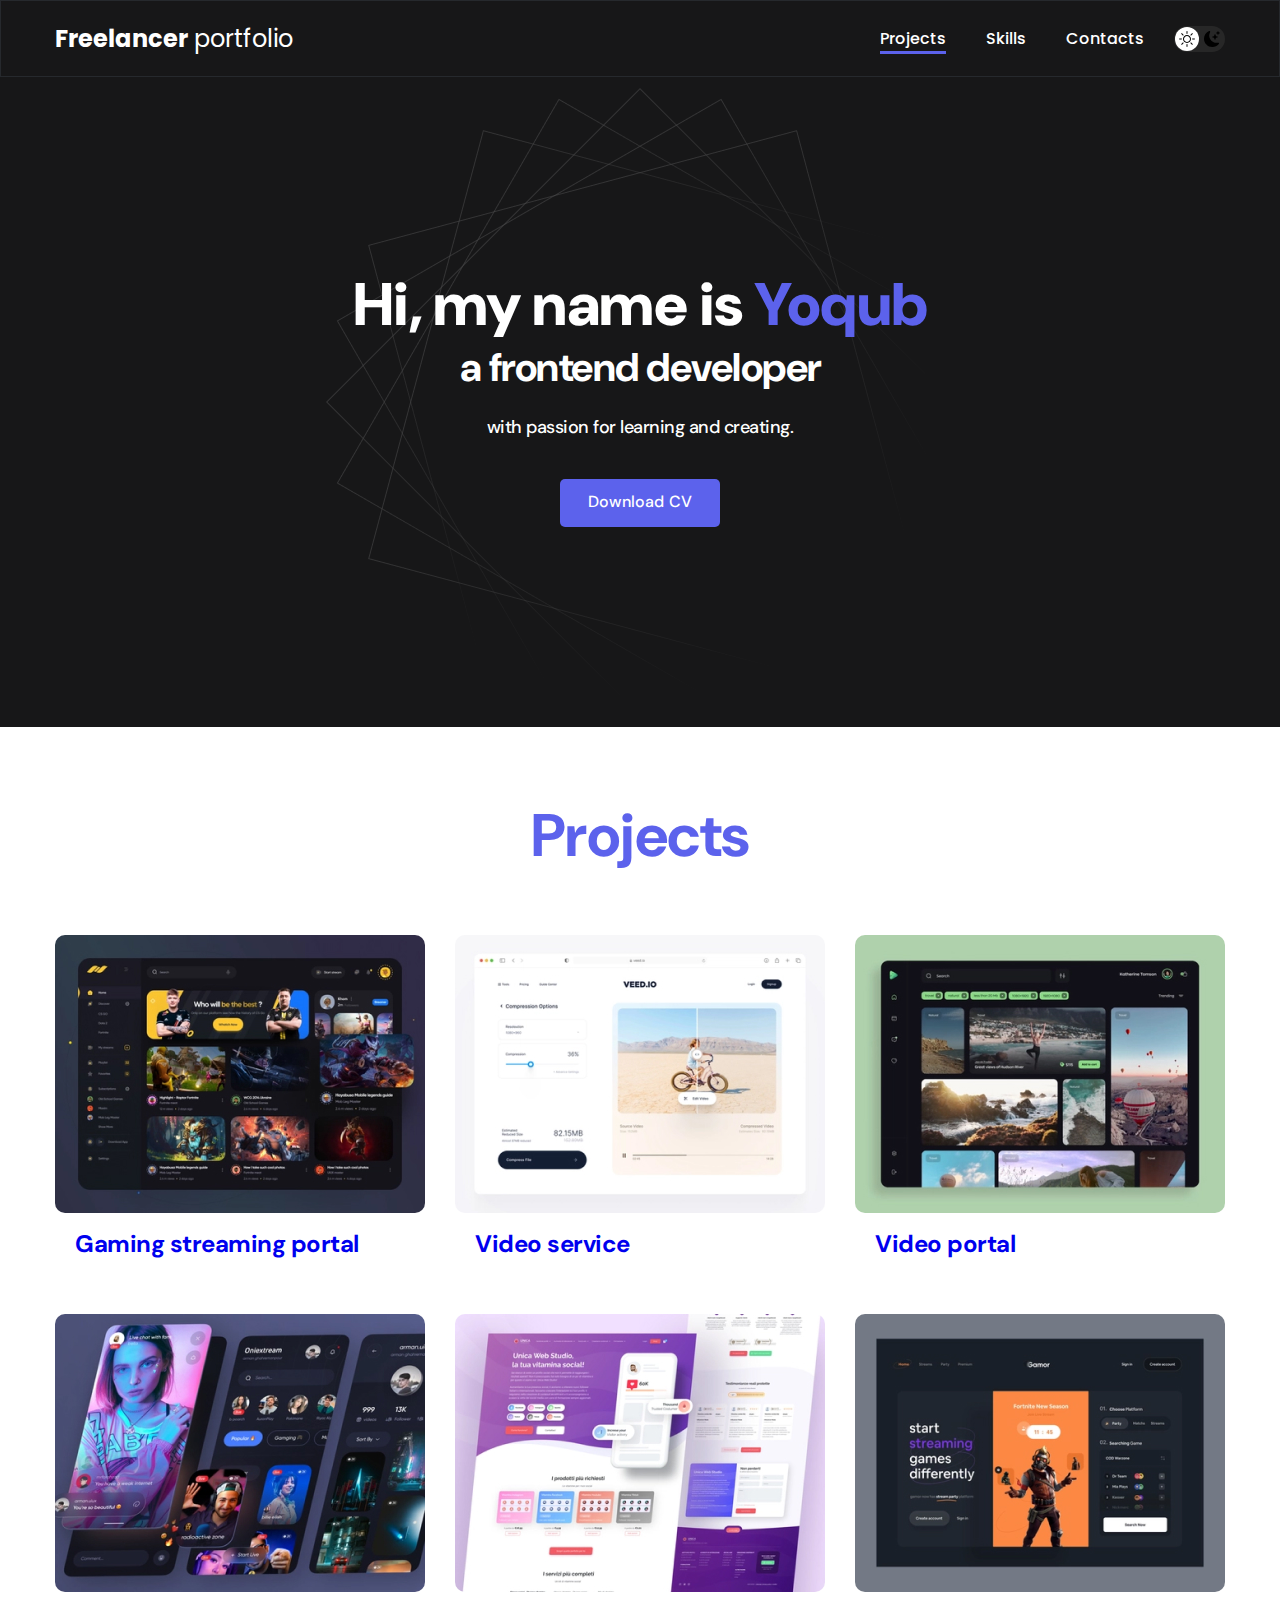
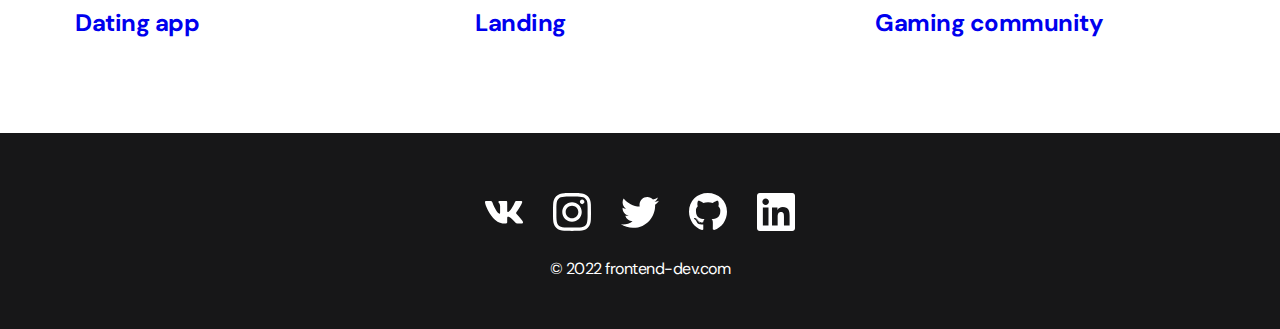
<file: index.html>
<!DOCTYPE html>
<html lang="en">
<head>
    <meta charset="UTF-8">
    <meta http-equiv="X-UA-Compatible" content="IE=edge">
    <meta name="viewport" content="width=device-width, initial-scale=1.0">
    <title>Freelancer portfolio</title>
    <link rel="stylesheet" href="css/main.css">
</head>
<body >
    <nav class="nav">
        <div class="container">
            <div class="nav-row">
                <a href="index.html" class="logo"><strong>Freelancer</strong> portfolio</a>

                <button class="dark-mode-btn ">
                    <img src="img/icons/sun.svg" alt="Light-mode" class="dark-mode-btn__icon">
                    <img src="img/icons/moon.svg" alt="Dark-mode" class="dark-mode-btn__icon">
                </button>

                <ul class="nav-list">
                    <li class="nav-list__item"><a href="./index.html" class="nav-list__link nav-list__link--active">Projects</a></li>
                    <li class="nav-list__item"><a href="./skills.html" class="nav-list__link">Skills</a></li>
                    <li class="nav-list__item"><a href="./contacts.html" class="nav-list__link">Contacts</a></li>
                </ul>
            </div>
        </div>
        
    </nav>


    <header class="header ">
        <div class="header__wrapper">
            <h1 class="header__title">
                 <strong>Hi, my name is <em>Yoqub</em></strong><br> 
                a frontend developer
            </h1>
            <div class="header__text">
                <p>with passion for learning and creating.</p>
            </div>
            <a href="#!" class="btn">Download CV</a>
        </div>
    </header>

    <main class="section ">
        <div class="container">
            <h2 class="title-1">Projects</h2>
            <ul class="projects">
                <li class="project" id="project-1">

                <a href="project-page.html" class="project-page">
                    <img src="img/projects/01.jpg" alt="Project img" class="project-img">
                    <h3 class="project__title">Gaming streaming portal</h3>
                </a>     

                </li>
                <li class="project" id="project-2">

                    <a href="project-page.html" class="project-page">
                      <img src="img/projects/02.jpg" alt="Project img" class="project-img">
                    <h3 class="project__title">Video service</h3>  
                    </a>
                    
                </li>
                <li class="project" id="project-3">

                    <a href="project-page.html" class="project-page">
                        <img src="img/projects/03.jpg" alt="Project img" class="project-img">
                        <h3 class="project__title">Video portal</h3>
                    </a>
                    
                </li>
                <li class="project" id="project-4">

                    <a href="project-page.html" class="project-page">
                        <img src="img/projects/04.jpg" alt="Project img" class="project-img">
                        <h3 class="project__title">Dating app</h3>
                    </a>
                       
                </li>
                <li class="project" id="project-5">

                    <a href="project-page.html" class="project-page">
                        <img src="img/projects/05.jpg" alt="Project img" class="project-img">
                        <h3 class="project__title">Landing</h3>
                    </a>
             
                </li>
                <li class="project" id="project-6">

                    <a href="project-page.html" class="project-page">
                        <img src="img/projects/06.jpg" alt="Project img" class="project-img">
                        <h3 class="project__title">Gaming community</h3>    
                    </a>
                    
                </li>
            </ul>
        </div>
    </main>

    <footer class="footer">
        <div class="container">
            <div class="footer__wrapper">

               <ul class="social">
                
                    <li class="social__item">
                        <a href="https://vk.com/"><img src="img/icons/vk.svg" alt=""></a>
                    </li>
                    <li class="social__item">
                        <a href="https://www.instagram.com/"><img src="img/icons/instagram.svg" alt=""></a>
                    </li>
                    <li class="social__item">
                        <a href="https://twitter.com/home?lang=ru"><img src="img/icons/twitter.svg" alt=""></a>
                    </li>
                    <li class="social__item">
                        <a href="https://github.com/MRX00777"><img src="img/icons/gitHub.svg" alt=""></a>
                    </li>
                    <li class="social__item">
                        <a href="https://www.linkedin.com/feed/"><img src="img/icons/linkedIn.svg" alt=""></a>
                    </li>

              </ul>

                <div class="copyright">
                    <p>© 2022 frontend-dev.com</p>
                </div> 

            </div>
            
        </div>
    </footer>



    <script src="js/main.js" defer></script>



</body>
</html>

<!-- https://www.figma.com/file/dYs1Y0I14O958mMQtWAlzc/React-Simple-Portfolio-(Copy)?type=design&node-id=2203-191&mode=design&t=ucOf0LjathdUsMV5-0 -->
</file>
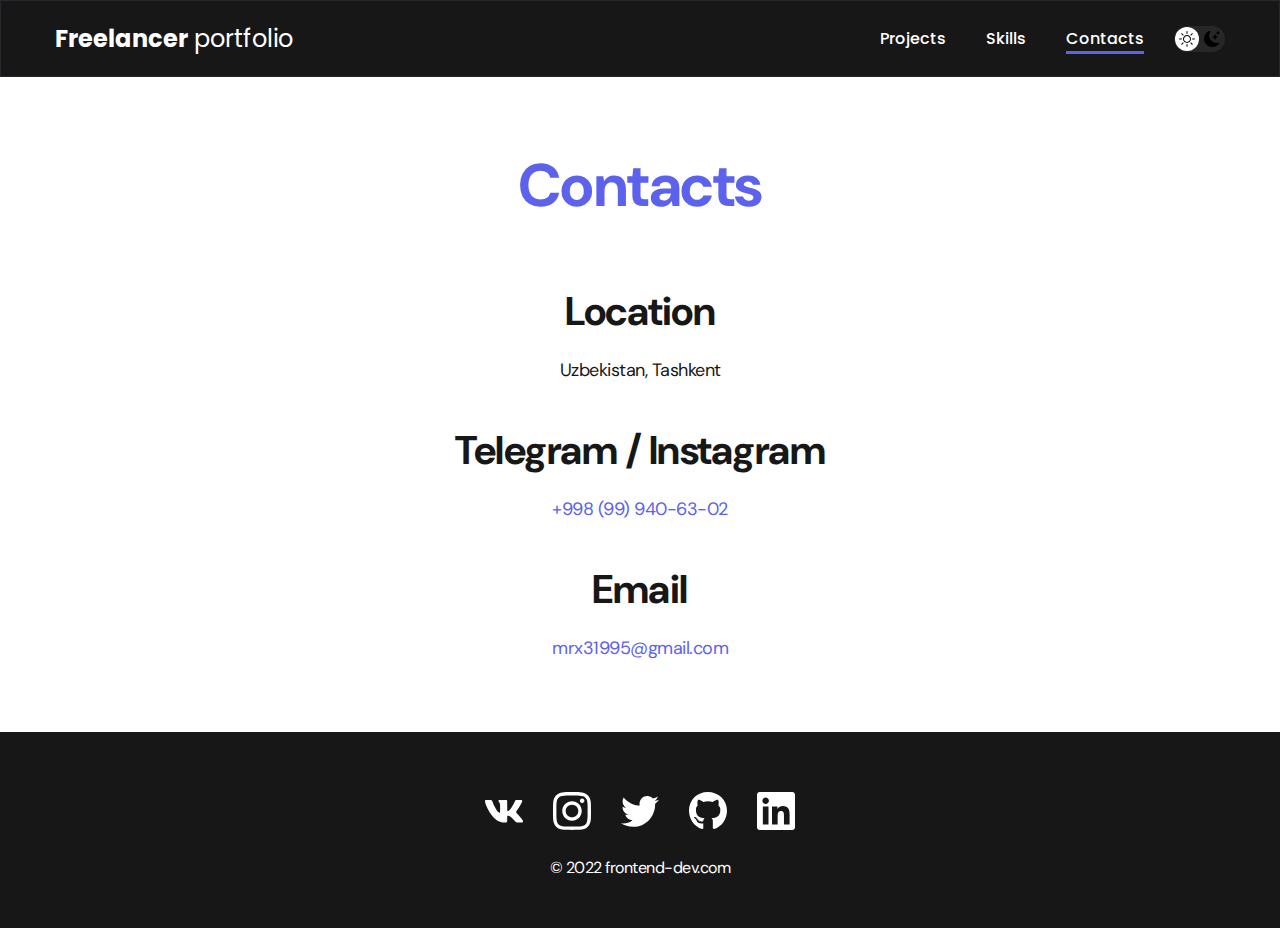
<file: contacts.html>
<!DOCTYPE html>
<html lang="en">

<head>
    <meta charset="UTF-8">
    <meta http-equiv="X-UA-Compatible" content="IE=edge">
    <meta name="viewport" content="width=device-width, initial-scale=1.0">
    <title>Freelancer portfolio</title>
    <link rel="stylesheet" href="css/main.css">
</head>

<body>
    <nav class="nav">
        <div class="container">
            <div class="nav-row">
                <a href="index.html" class="logo"><strong>Freelancer</strong> portfolio</a>

                <button class="dark-mode-btn ">
                    <img src="img/icons/sun.svg" alt="Light-mode" class="dark-mode-btn__icon">
                    <img src="img/icons/moon.svg" alt="Dark-mode" class="dark-mode-btn__icon">
                </button>

                <ul class="nav-list">
                    <li class="nav-list__item"><a href="./index.html" class="nav-list__link ">Projects</a></li>
                    <li class="nav-list__item"><a href="./skills.html" class="nav-list__link ">Skills</a></li>
                    <li class="nav-list__item"><a href="./contacts.html" class="nav-list__link nav-list__link--active">Contacts</a></li>
                </ul>
            </div>
        </div>

    </nav>




    <main class="section ">
        <div class="container">

            <h1 class="title-1">Contacts</h1>
            <ul class="content-list">

                <li class="content-list__item">
                    <h2 class="title-2">Location </h2>
                    <p>Uzbekistan, Tashkent</p>
                </li>
                <li class="content-list__item">
                    <h2 class="title-2">Telegram / Instagram </h2>
                    <p><a href="tel:+998999406302">+998 (99) 940-63-02</a></p>
                </li>
                <li class="content-list__item">
                    <h2 class="title-2">Email</h2>
                    <p><a href="mailto:mrx31995@gmail.com">mrx31995@gmail.com</a></p>
                </li>

                
            </ul>

        </div>
    </main>

    <footer class="footer">
        <div class="container">
            <div class="footer__wrapper">

                <ul class="social">

                    <li class="social__item">
                        <a href="https://vk.com/"><img src="img/icons/vk.svg" alt=""></a>
                    </li>
                    <li class="social__item">
                        <a href="https://www.instagram.com/"><img src="img/icons/instagram.svg" alt=""></a>
                    </li>
                    <li class="social__item">
                        <a href="https://twitter.com/home?lang=ru"><img src="img/icons/twitter.svg" alt=""></a>
                    </li>
                    <li class="social__item">
                        <a href="https://github.com/MRX00777"><img src="img/icons/gitHub.svg" alt=""></a>
                    </li>
                    <li class="social__item">
                        <a href="https://www.linkedin.com/feed/"><img src="img/icons/linkedIn.svg" alt=""></a>
                    </li>

                </ul>

                <div class="copyright">
                    <p>© 2022 frontend-dev.com</p>
                </div>

            </div>

        </div>
    </footer>



    <script src="js/main.js"></script>

</body>

</html>

<!-- https://www.figma.com/file/dYs1Y0I14O958mMQtWAlzc/React-Simple-Portfolio-(Copy)?type=design&node-id=2203-191&mode=design&t=ucOf0LjathdUsMV5-0 -->
</file>
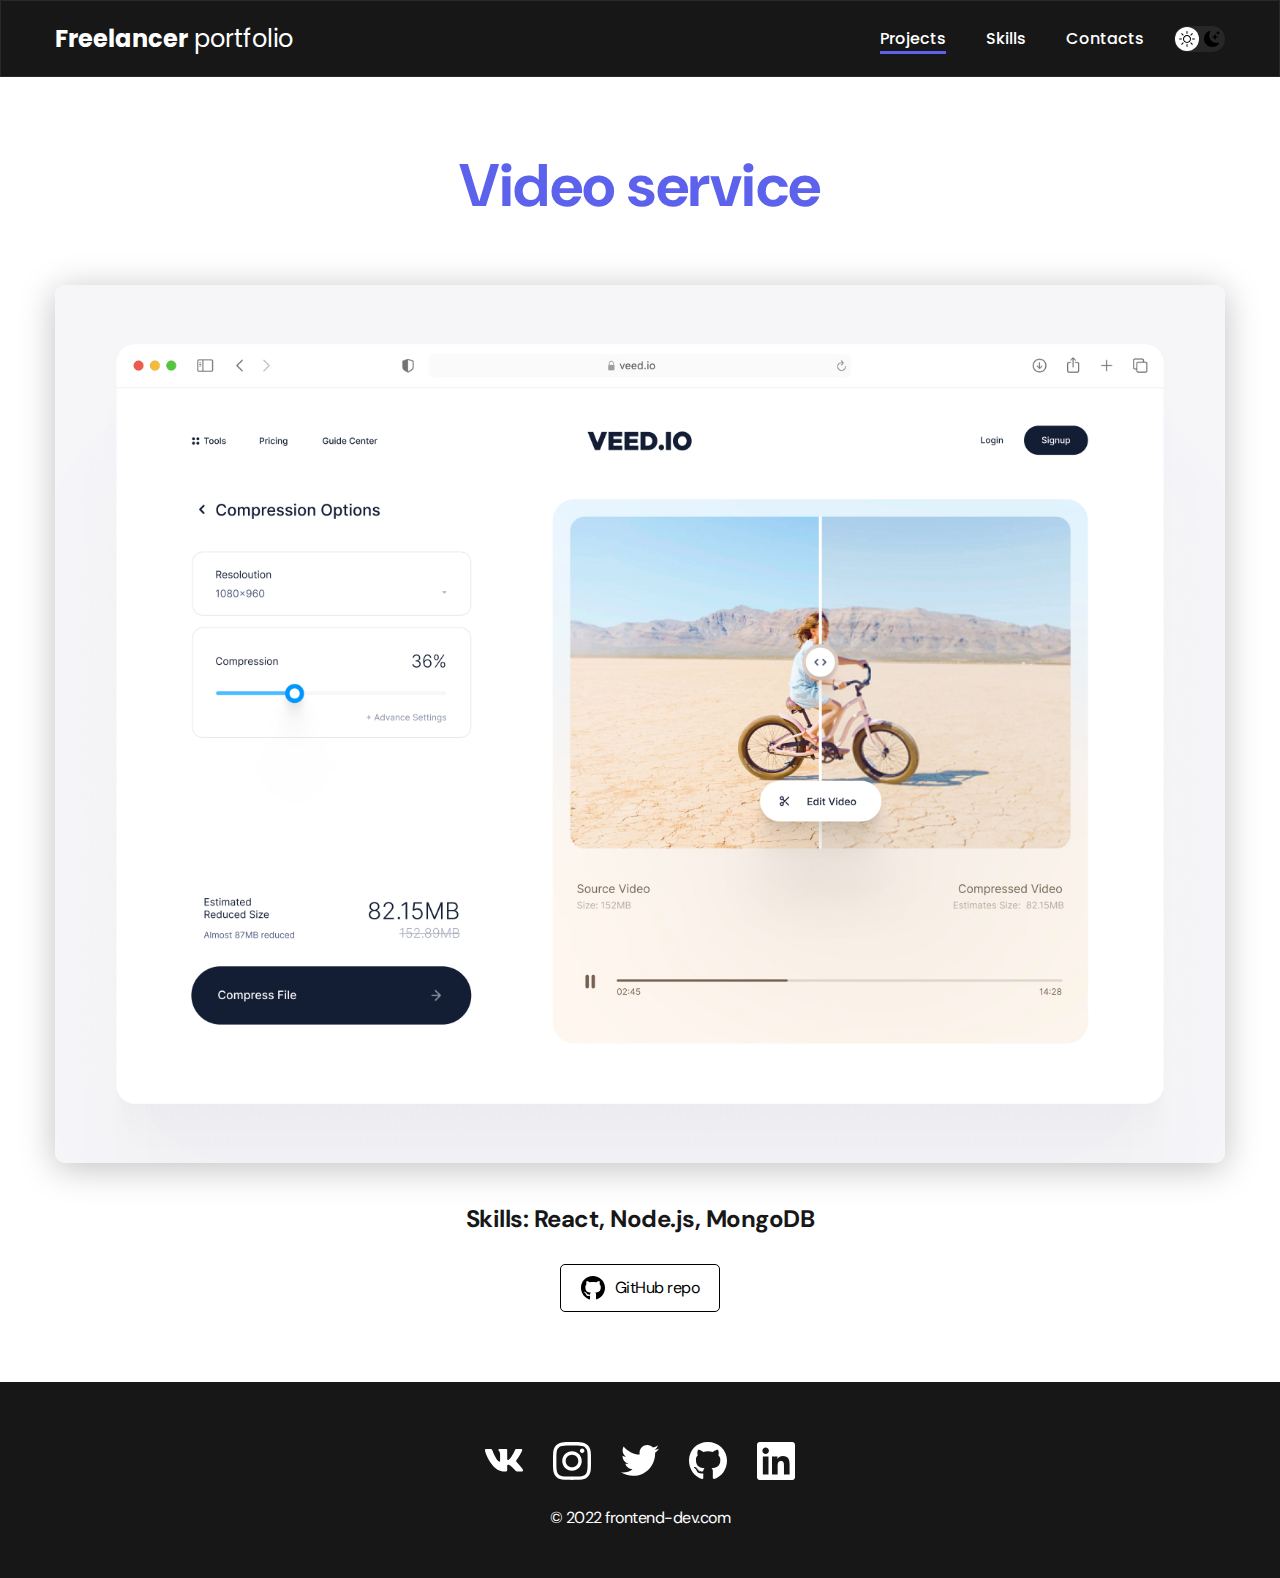
<file: project-page.html>
<!DOCTYPE html>
<html lang="en">
<head>
    <meta charset="UTF-8">
    <meta http-equiv="X-UA-Compatible" content="IE=edge">
    <meta name="viewport" content="width=device-width, initial-scale=1.0">
    <title>Freelancer portfolio</title>
    <link rel="stylesheet" href="css/main.css">
</head>
<body>
    <nav class="nav">
        <div class="container">
            <div class="nav-row">
                <a href="index.html" class="logo"><strong>Freelancer</strong> portfolio</a>

                <button class="dark-mode-btn ">
                    <img src="img/icons/sun.svg" alt="Light-mode" class="dark-mode-btn__icon">
                    <img src="img/icons/moon.svg" alt="Dark-mode" class="dark-mode-btn__icon">
                </button>

                <ul class="nav-list">
                    <li class="nav-list__item"><a href="./index.html" class="nav-list__link nav-list__link--active">Projects</a></li>
                    <li class="nav-list__item"><a href="./skills.html" class="nav-list__link">Skills</a></li>
                    <li class="nav-list__item"><a href="./contacts.html" class="nav-list__link">Contacts</a></li>
                </ul>
            </div>
        </div>
        
    </nav>


    

    <main class="section ">
        <div class="container">
            <div class="project-details">

                <h1 class="title-1">Video service</h1>
                
                <img id="project-img" src="img/big__projects/02-big.png" alt="" class="projects-details__cover">  
                
                
                <div class="project-details__desc">
                    <p>Skills: React, Node.js, MongoDB</p>
                </div>

                <a href="#!" class="btn-outline">
                    <img src="img/icons/gitHub-black.svg" alt="">
                    GitHub repo
                </a>

           </div>
       </div>
    </main>

    <footer class="footer">
        <div class="container">
            <div class="footer__wrapper">

               <ul class="social">
                
                    <li class="social__item">
                        <a href="https://vk.com/"><img src="img/icons/vk.svg" alt=""></a>
                    </li>
                    <li class="social__item">
                        <a href="https://www.instagram.com/"><img src="img/icons/instagram.svg" alt=""></a>
                    </li>
                    <li class="social__item">
                        <a href="https://twitter.com/home?lang=ru"><img src="img/icons/twitter.svg" alt=""></a>
                    </li>
                    <li class="social__item">
                        <a href="https://github.com/MRX00777"><img src="img/icons/gitHub.svg" alt=""></a>
                    </li>
                    <li class="social__item">
                        <a href="https://www.linkedin.com/feed/"><img src="img/icons/linkedIn.svg" alt=""></a>
                    </li>

              </ul>

                <div class="copyright">
                    <p>© 2022 frontend-dev.com</p>
                </div> 

            </div>
            
        </div>
    </footer>




    <script src="js/main.js" defer></script>


</body>
</html>

<!-- https://www.figma.com/file/dYs1Y0I14O958mMQtWAlzc/React-Simple-Portfolio-(Copy)?type=design&node-id=2203-191&mode=design&t=ucOf0LjathdUsMV5-0 -->
</file>
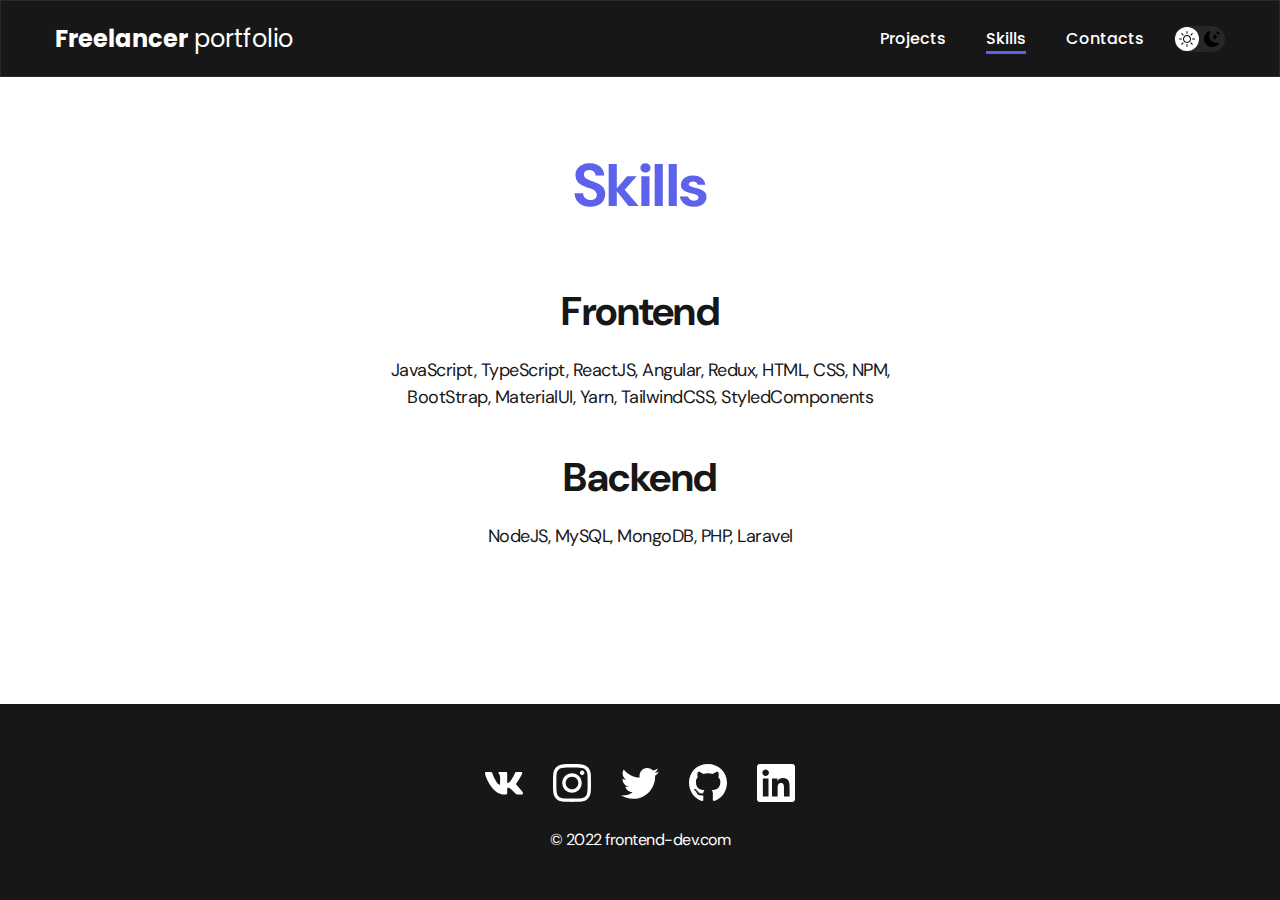
<file: skills.html>
<!DOCTYPE html>
<html lang="en">

<head>
    <meta charset="UTF-8">
    <meta http-equiv="X-UA-Compatible" content="IE=edge">
    <meta name="viewport" content="width=device-width, initial-scale=1.0">
    <title>Freelancer portfolio</title>
    <link rel="stylesheet" href="css/main.css">
</head>

<body>
    <nav class="nav">
        <div class="container">
            <div class="nav-row">
                <a href="index.html" class="logo"><strong>Freelancer</strong> portfolio</a>

                <button class="dark-mode-btn ">
                    <img src="img/icons/sun.svg" alt="Light-mode" class="dark-mode-btn__icon">
                    <img src="img/icons/moon.svg" alt="Dark-mode" class="dark-mode-btn__icon">
                </button>

                <ul class="nav-list">
                    <li class="nav-list__item"><a href="./index.html" class="nav-list__link ">Projects</a></li>
                    <li class="nav-list__item"><a href="./skills.html" class="nav-list__link nav-list__link--active">Skills</a></li>
                    <li class="nav-list__item"><a href="./contacts.html" class="nav-list__link">Contacts</a></li>
                </ul>
            </div>
        </div>

    </nav>




    <main class="section ">
        <div class="container">

            <h1 class="title-1">Skills</h1>
            <ul class="content-list">
                <li class="content-list__item">
                    <h2 class="title-2">Frontend </h2>
                    <p>JavaScript, TypeScript, ReactJS, Angular, Redux, HTML, CSS, NPM, BootStrap, MaterialUI, Yarn,
                        TailwindCSS, StyledComponents</p>
                </li>

                <li class="content-list__item">
                    <h2 class="title-2">Backend</h2>
                    <p>NodeJS, MySQL, MongoDB, PHP, Laravel</p>
                </li>
            </ul>

        </div>
    </main>

    <footer class="footer">
        <div class="container">
            <div class="footer__wrapper">

                <ul class="social">

                    <li class="social__item">
                        <a href="https://vk.com/"><img src="img/icons/vk.svg" alt=""></a>
                    </li>
                    <li class="social__item">
                        <a href="https://www.instagram.com/"><img src="img/icons/instagram.svg" alt=""></a>
                    </li>
                    <li class="social__item">
                        <a href="https://twitter.com/home?lang=ru"><img src="img/icons/twitter.svg" alt=""></a>
                    </li>
                    <li class="social__item">
                        <a href="https://github.com/MRX00777"><img src="img/icons/gitHub.svg" alt=""></a>
                    </li>
                    <li class="social__item">
                        <a href="https://www.linkedin.com/feed/"><img src="img/icons/linkedIn.svg" alt=""></a>
                    </li>

                </ul>

                <div class="copyright">
                    <p>© 2022 frontend-dev.com</p>
                </div>

            </div>

        </div>
    </footer>



    <script src="js/main.js"></script>


</body>

</html>

<!-- https://www.figma.com/file/dYs1Y0I14O958mMQtWAlzc/React-Simple-Portfolio-(Copy)?type=design&node-id=2203-191&mode=design&t=ucOf0LjathdUsMV5-0 -->
</file>
<file: css/main.css>
@import url(reset.css);
@import url('https://fonts.googleapis.com/css2?family=DM+Sans:opsz,wght@9..40,400;9..40,500;9..40,700&family=Poppins:wght@400;500;700&display=swap');

/* 
font-family: 'DM Sans', sans-serif;
font-family: 'Poppins', sans-serif;
*/

:root {
    --blackpure: black;
    --black: #171718;
    --black-border: #171718;
    --white: #fff;
    --purple: #5C62EC;

    --text-color: var(--black);

    --dark-bg: var(--black);
    --dark-border: var(--black-border);
    --header-text: var(--white);
    --accent: var(--purple);

    /* Light mode */
    --page-bg: var(--white);
    --text-color: var(--black);

    --title-1: var(--accent);

    --project-card-bg: var(--white);
    --project-card-text: var(--black)

    --box-shadow:0px 5px 35px 0px rgba(0, 0, 0, 0.25) ;
}

.dark {
    /* Dark mode */
    --page-bg: #252526;
    --text-color: var(--white);

    --title-1: var(--white);

    --project-card-bg: var(--black);
    --project-card-text: var(--white);

    --box-shadow:0px 5px 35px 0px rgba(0, 0, 0, 0.8) ;
}

html,
body {
    display: flex;
    flex-direction: column;
    min-height: 100vh;

    font-family: 'DM Sans', sans-serif;
    letter-spacing: -0.5px;

    
    
/* Light mode */
    background-color: var(--page-bg);
    color: var(--text-color);
}

.container {
    max-width: 1200px;
    padding: 0 15px;
    margin: 0 auto;
}

.none {
    display: none !important;
}

/* General */


.section {
    padding: 70px 0;
}

.title-1 {
    margin-bottom: 60px;

    font-size: 60px;
    font-weight: 700;
    color: var(--title-1);
    line-height: 130%;
    text-align: center;
}

.title-2 {
    margin-bottom: 20px;

    font-size: 40px;
    font-style: normal;
    font-weight: 700;
    line-height: 130%;
}


.nav {
    background-color: var(--dark-bg);
    color: var(--header-text);
    padding: 20px 0;
    border: 1px #26292D solid;
    letter-spacing: normal;
}

.nav-row {
    display: flex;
    justify-content: flex-end;
    align-items: center;
    column-gap: 30px;
    row-gap: 20px;
    flex-wrap: wrap;
}

.logo {
    color: var(--header-text);
    font-size: 24px;
    font-family: 'Poppins', sans-serif;
    margin-right: auto  ;
}

.logo strong {
    font-weight: 700;
}

.nav-list {
    display: flex;
    align-items: center;
    column-gap: 40px;
    font-size: 16px;
    font-weight: 500;
    font-family: 'Poppins', sans-serif;
    row-gap: 10px;
}

.nav-list__link {
    color: var(--header-text);
    position: relative;
    transition: opacity 0.2s ease-in;
}

.nav-list__link:hover {
    opacity: 0.8;
}

.nav-list__link--active::before {
    content: '';

    position: absolute;
    top: 24px;
    display: block;
    height: 3px;
    width: 100%;
    background-color: var(--accent);
}




/* Dark mode button */

.dark-mode-btn {
    display: flex;
    justify-content: space-between;
    width: 51px;
    height: 26px;
    padding: 5px;

    border-radius: 50px;
    background-color: #272727;

    position: relative;
    order: 9;
}

.dark-mode-btn::before {
    position: absolute;
    top: 1px;
    left: 1px;

    content: '';
    display: block;
    width: 24px;
    height: 24px;
    border-radius: 50%;
    background-color: var(--white);

    transition: left 0.2s ease-in;
}

.dark-mode-btn--active::before {
    left: 26px;
    right: 0px;
}

.dark-mode-btn__icon {
    position: relative;
    z-index: 9;
}





/* Header */


.header {
    background-color: var(--dark-bg);
    background-image: url(./../img/header-bg.png);
    background-repeat: no-repeat;
    background-size: auto;
    background-position: center;

    color: var(--header-text);
    min-height: 650px;
    padding: 40px 0;
    text-align: center;

    display: flex;
    justify-content: center;
    align-items: center;
}

.header__wrapper {
    max-width: 660px;
    padding: 15px;
}

.header__title {
    font-size: 40px;
    line-height: 140%;
    font-weight: 700;
    margin-bottom: 20px;
}

.header__title strong {
    font-size: 60px;
    font-weight: 700px;
}

.header__title em {
    font-style: normal;
    color: var(--accent);
}

.header__text {
    font-size: 18px;
    font-style: normal;
    font-weight: 500;
    line-height: 1.333;
    margin-bottom: 40px;
}

.header__text p+p {
    margin-top: 1em;
}

.btn {
    display: inline-block;
    height: 48px;
    padding: 12px 28px;
    border-radius: 5px;
    background-color: var(--accent);
    color: var(--white);
    letter-spacing: 0.15px;
    font-size: 16px;
    font-weight: 500;

    transition: opacity 0.2s ease-in;
}

.btn:hover {
    opacity: 0.8;
}

.btn:active {
    position: relative;
    top: 1px;
}

/* Btn outline */

.btn-outline {
    height: 48px;
    border-radius: 5px;
    padding: 12px 20px;

    border: 1px solid var(--blackpure);
    background-color: var(--white);
    color: var(--blackpure);

    display: flex;
    column-gap: 10px;
    align-items: center;

    transition: opacity 0.2s ease-in;
}

.btn-outline:hover {
    opacity: 0.8;
}

.btn-outline:active {
    position: relative;
    top: 1px;
}





/*  Projects  */

.projects {
    display: flex;
    flex-wrap: wrap;
    column-gap: 30px;
    row-gap: 30px;
    justify-content: center;
}


.project {
    max-width: 370px;
    background-color: var(--project-card-bg);
    border-radius: 10px;
    box-shadow: var(--box-shadow);


    
}

.project-img {
    border-radius: 10px;
}

.project__title {
    padding: 15px 20px 25px;
    font-size: 24px;
    font-style: normal;
    font-weight: 700;
    line-height: 130%;
    color: var(--project-card-text);
}

/* Project details */


.project-details {
    /* min-width: 865px; */
    margin: 0 auto;

    display: flex;
    flex-direction: column;
    align-items: center;
    text-align: center;
}

.projects-details__cover {
    max-width: 100%;
    margin-bottom: 40px;
    border-radius: 10px;
    box-shadow: 0px 5px 35px 0px rgba(0, 0, 0, 0.25);
}

.project-details__desc {
    margin-bottom: 30px;

    font-size: 24px;
    font-weight: 700;
    line-height: 130%;
}

/* Content list */



.content-list {
    max-width: 570px;
    display: flex;
    flex-direction: column;
    align-items: center;
    text-align: center;
    row-gap: 40px;
    margin: 0 auto;
}

.content-list a {
    color: var(--accent);
}

.content-list__item {
    font-size: 18px;
    font-weight: 400;
    line-height: 150%;
}

.content-list__item p+p {
    margin-top: 0.5em;
}




/* Footer */


.footer {
    background-color: var(--dark-bg);
    padding: 60px 0 50px;
    color: var(--header-text);
    margin-top: auto;
}

.footer__wrapper {
    display: flex;
    flex-direction: column;
    align-items: center;
    row-gap: 27px;
}

.social {
    display: flex;
    column-gap: 30px;
    align-items: center;
}


.copyright {
    font-size: 16px;
}

.copyright p+p {
    margin-top: 0.5em;
}




@media (max-width: 620px) {
    /* Header */

    .header {
        min-height: unset;
    }


    .header__title {
        font-size: 30px;
    }


    .header__title strong {
        font-size: 40px;
    }

    /* Nav */

    .nav-row {
        justify-content: space-between;
    }

    .dark-mode-btn {
        order: 0;
    }

    /* Main */

    .section {
        padding: 40px 0;
    }

    .title-1 {
        margin-bottom: 30px;
        font-size: 40px;
    }

    .title-2 {
        margin-bottom: 10px;
        font-size: 30px;
    }

    .project__title {
        font-size: 22px;
    }

    .project-details__desc {
        margin-bottom: 20px;
        font-size: 22px;
    }

    .content-list {
        row-gap: 25px;
    }

    .content-list__item {
        font-size: 16px;
    }

    /* Footer */

    .footer {
        padding: 40px 30px;
    }

    .social {
        column-gap: 20px;
    }

    .social__item {
        width: 28px;
    }


}
</file>
